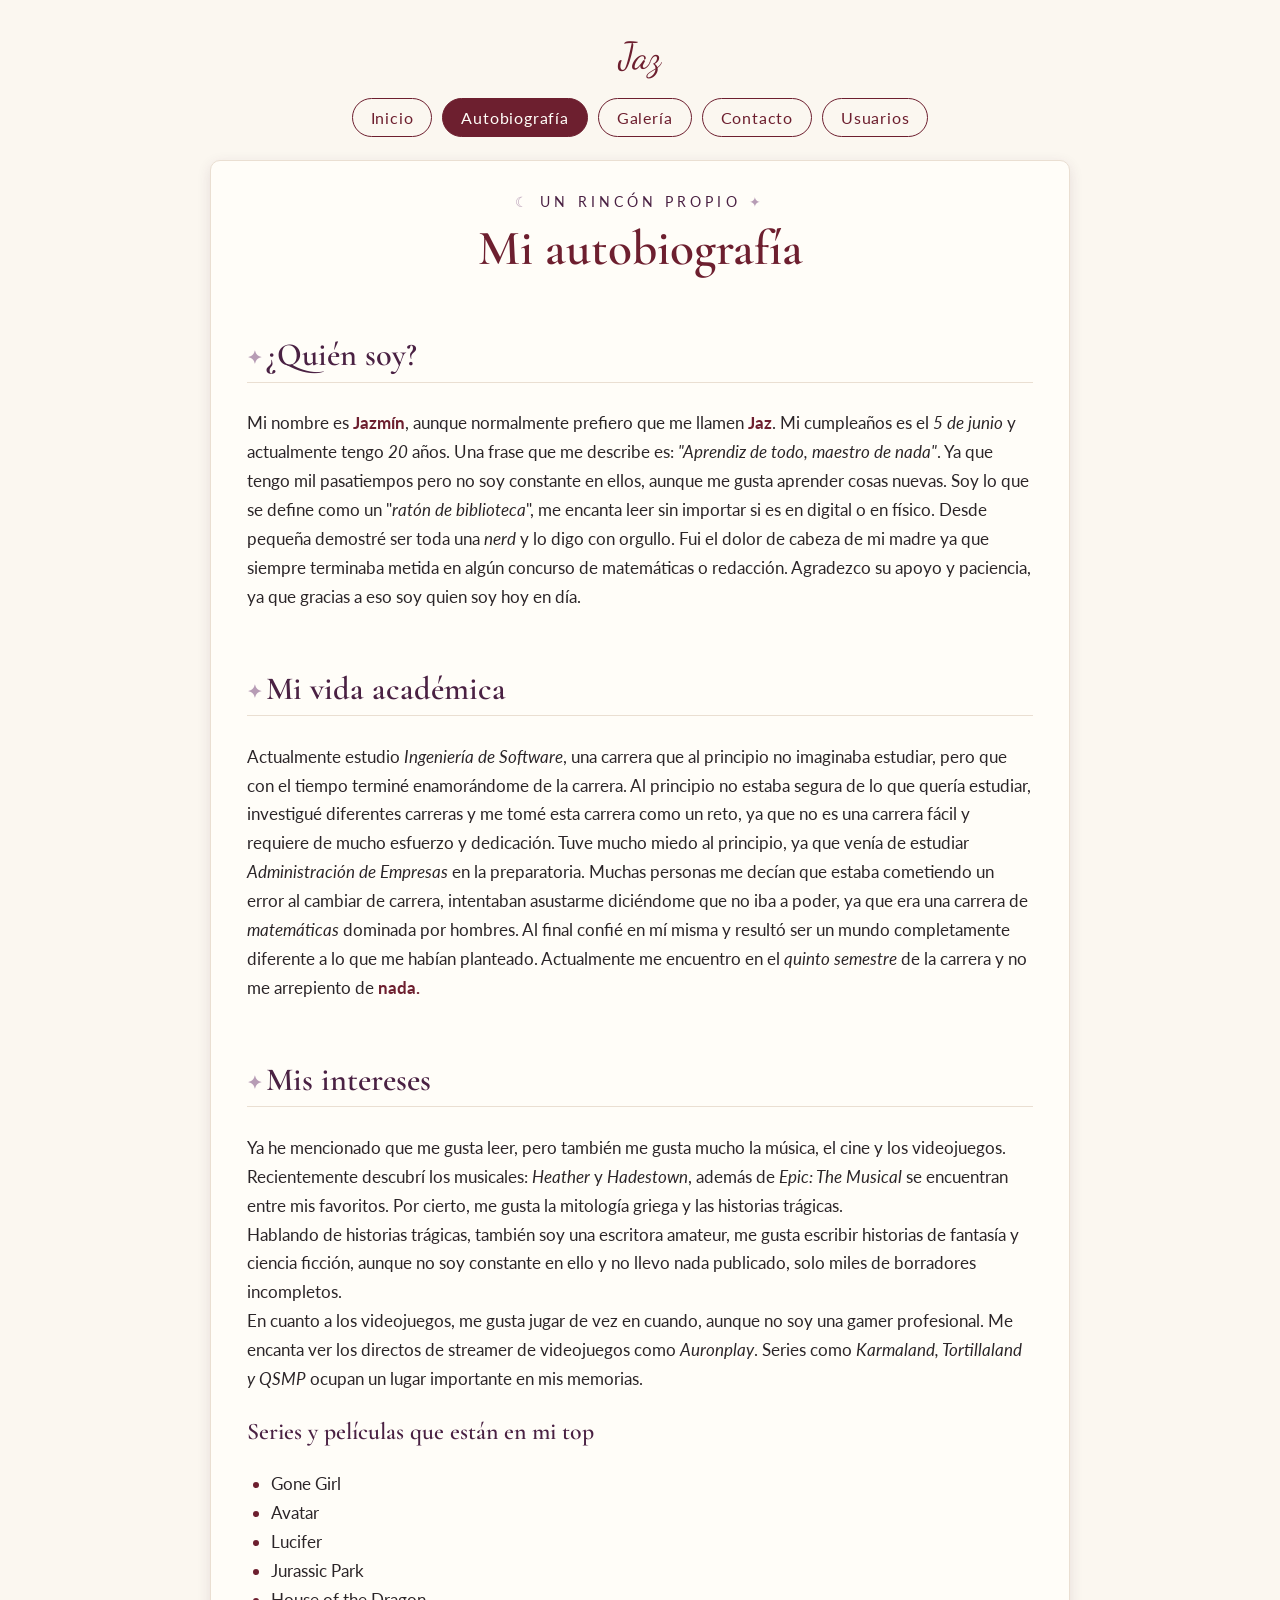
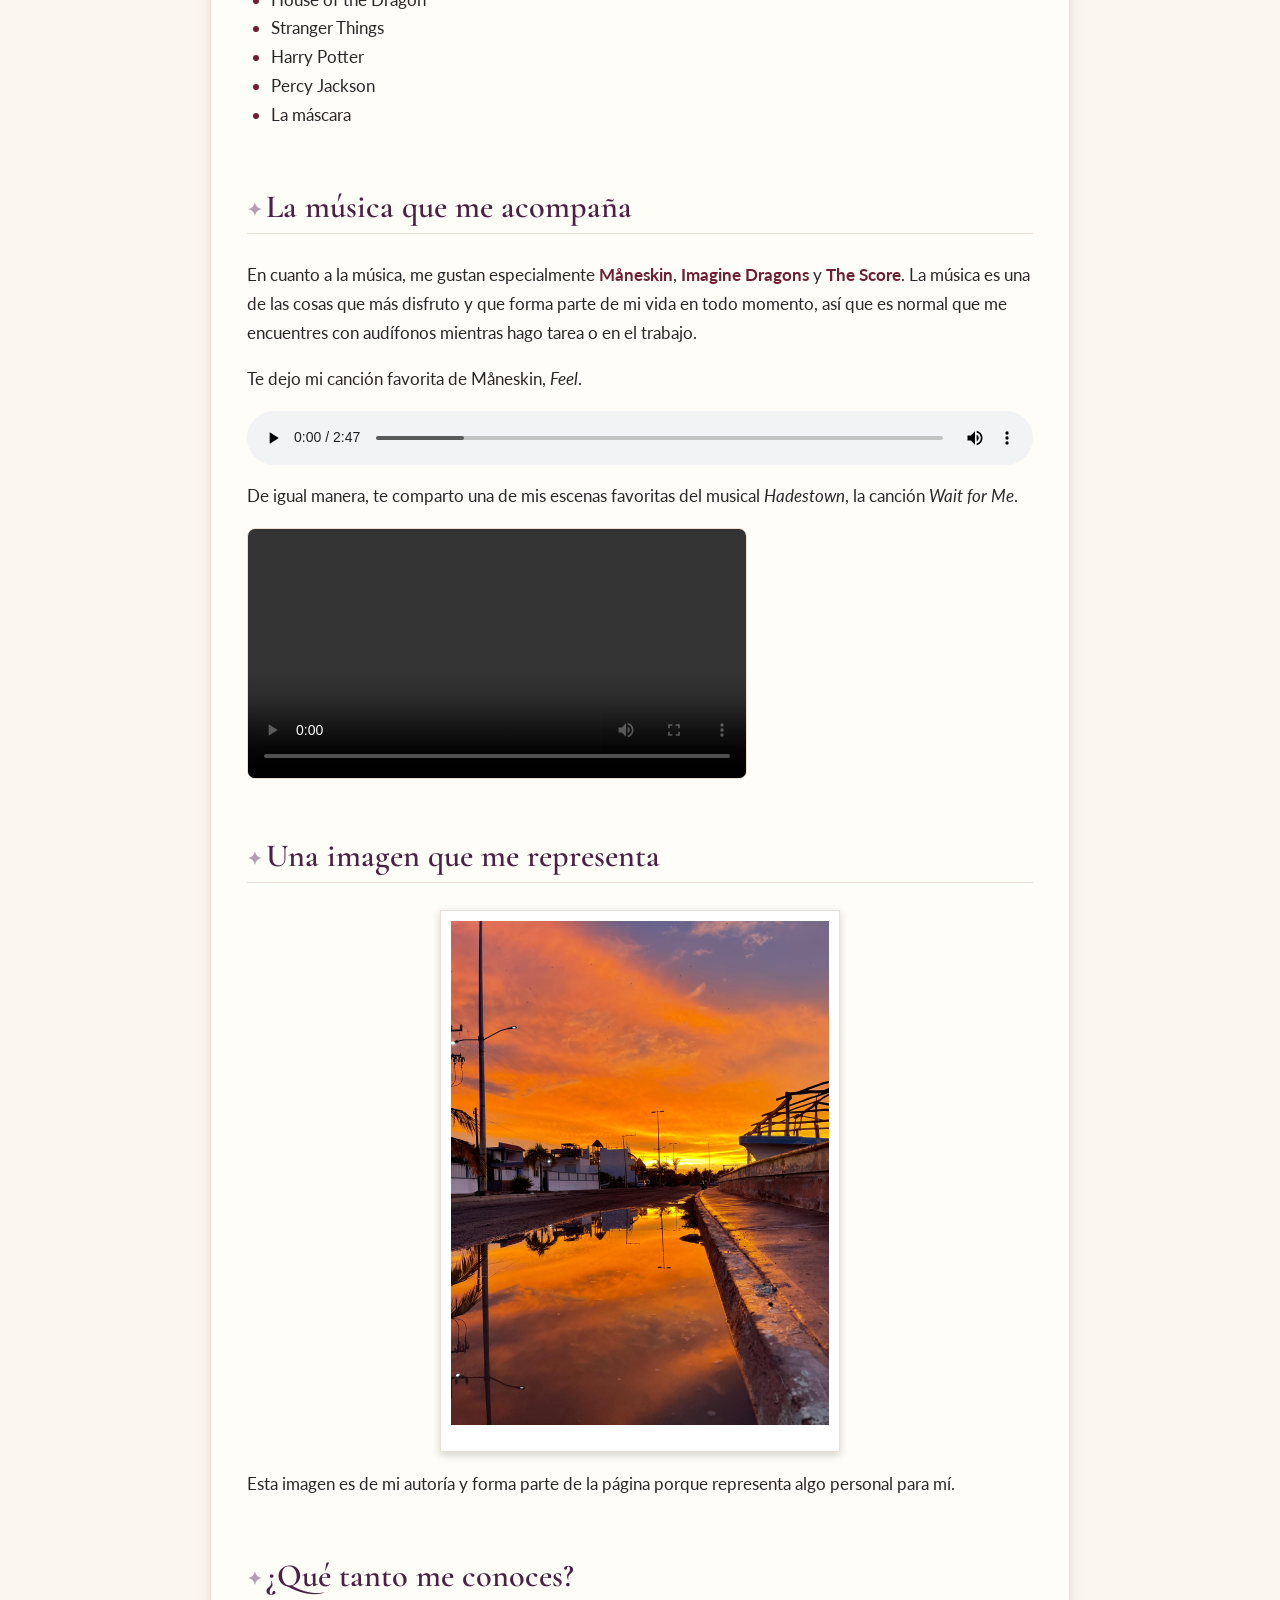
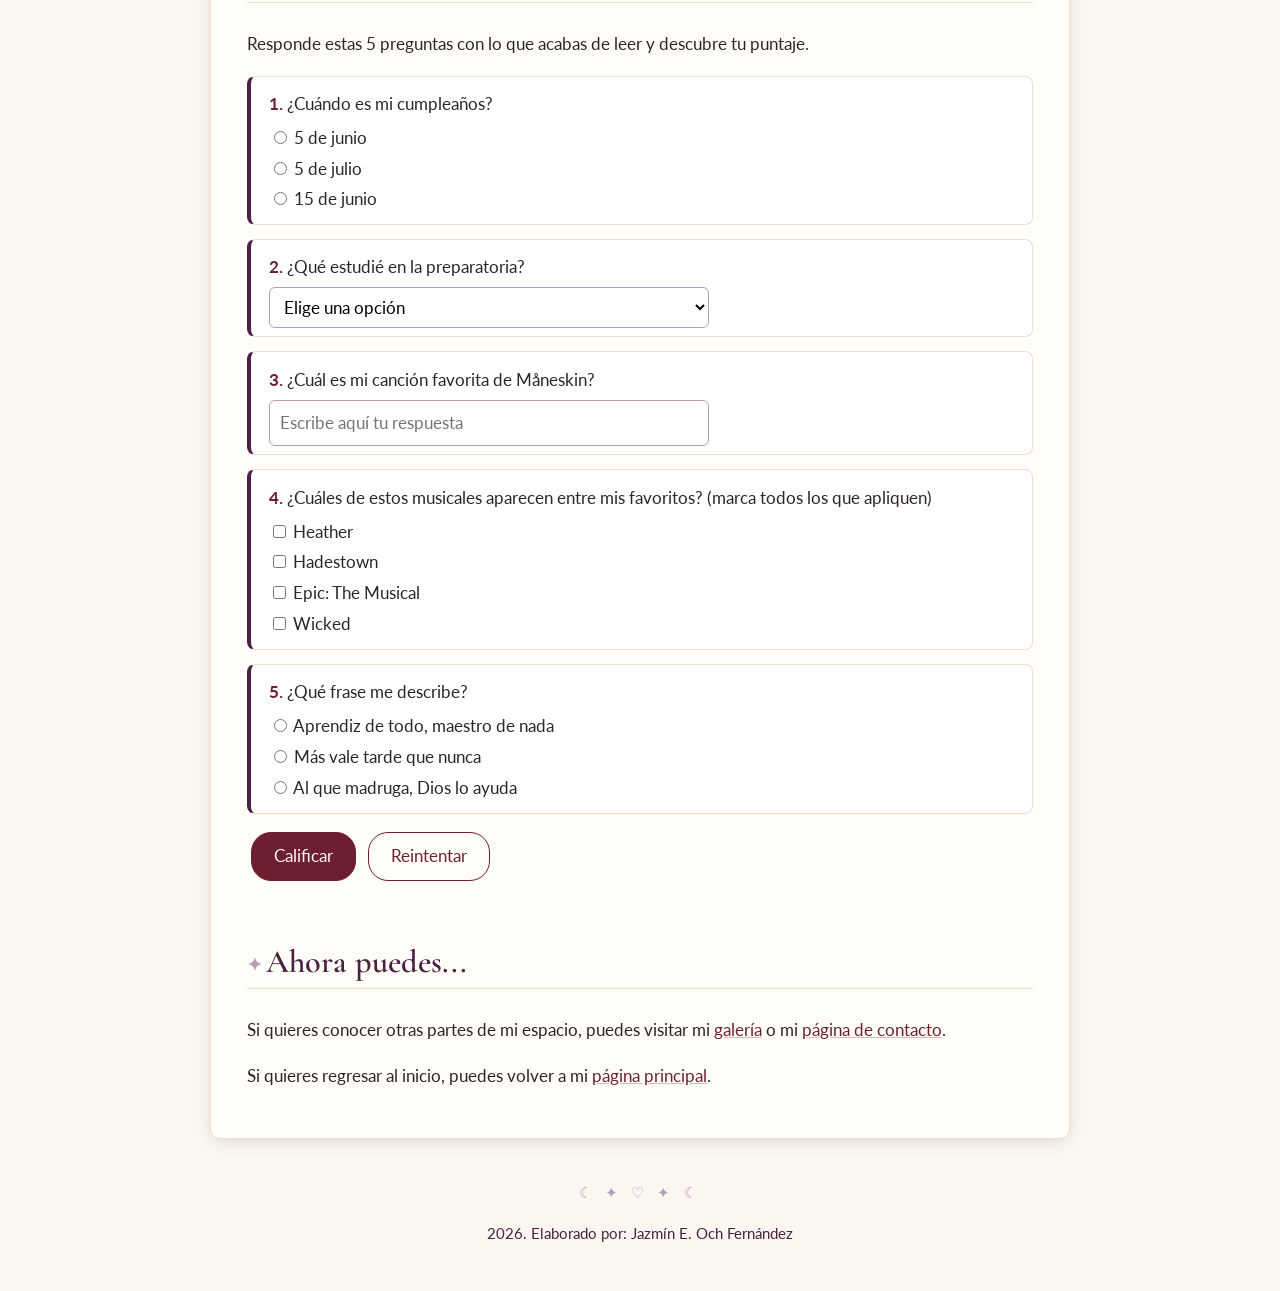
<file: autobiografia.html>
<!DOCTYPE html>
<html lang="es">

<head>

    <meta charset="UTF-8">
    <meta name="author" content="Jazmín E. Och Fernández">
    <meta name="viewport" content="width=device-width, initial-scale=1.0">

    <title>Mi autobiografía</title>

    <link rel="preconnect" href="https://fonts.googleapis.com">
    <link href="https://fonts.googleapis.com/css2?family=Cormorant+Garamond:ital,wght@0,500;0,600;1,500&family=Dancing+Script:wght@600&family=Lato:wght@400;700&display=swap" rel="stylesheet">
    <link rel="stylesheet" type="text/css" href="estilo.css">
    <script type="text/javascript" src="script.js" defer></script>
</head>

<body>

    <header class="cabecera">
        <p class="marca">Jaz </p>
        <nav>
            <ul>
                <li><a href="index.html">Inicio</a></li>
                <li><a href="autobiografia.html" class="activa">Autobiografía</a></li>
                <li><a href="galery.html">Galería</a></li>
                <li><a href="contacto.html">Contacto</a></li>
                <li><a href="login.php">Usuarios</a></li>
            </ul>
        </nav>
    </header>

    <main class="contenedor">

            <p class="etiqueta">UN RINCÓN PROPIO</p>

            <h1>Mi autobiografía</h1>


        <h2>¿Quién soy?</h2>

        <p>
            Mi nombre es <strong>Jazmín</strong>, aunque normalmente prefiero
            que me llamen <strong>Jaz</strong>. Mi cumpleaños es el <em>5 de junio</em>
            y actualmente tengo <em>20</em> años.
            Una frase que me describe es: <em>"Aprendiz de todo, maestro de nada"</em>. Ya que tengo mil pasatiempos
            pero no soy constante en ellos, aunque me gusta aprender cosas nuevas.
            Soy lo que se define como un "<em>ratón de biblioteca</em>", me encanta leer sin importar si es en digital
            o en físico. 
            Desde pequeña demostré ser toda una <em>nerd</em> y lo digo con orgullo. Fui el dolor de cabeza de mi madre 
            ya que siempre terminaba metida en algún concurso de matemáticas o redacción. Agradezco su apoyo y paciencia,
            ya que gracias a eso soy quien soy hoy en día.
        </p>

        <h2>Mi vida académica</h2>

        <p>
            Actualmente estudio <em>Ingeniería de Software</em>, una carrera que al principio no
            imaginaba estudiar, pero que con el tiempo terminé enamorándome de la carrera.
            Al principio no estaba segura de lo que quería estudiar, investigué diferentes carreras
            y me tomé esta carrera como un reto, ya que no es una carrera fácil y requiere de mucho esfuerzo y dedicación.
            Tuve mucho miedo al principio, ya que venía de estudiar <em> Administración de Empresas</em> en la preparatoria.
            Muchas personas me decían que estaba cometiendo un error al cambiar de carrera, intentaban asustarme
            diciéndome que no iba a poder, ya que era una carrera de <em>matemáticas</em> dominada por hombres.
            Al final confié en mí misma y resultó ser un mundo completamente diferente a lo que me habían planteado.
            Actualmente me encuentro en el <em>quinto semestre</em> de la carrera y no me arrepiento de <strong>nada.</strong>
        </p>


        <h2>Mis intereses</h2>

        <p>
            Ya he mencionado que me gusta leer, pero también me gusta mucho la música, el cine y los videojuegos. <br>
            Recientemente descubrí los musicales: <em>Heather</em> y <em>Hadestown</em>, además de <em>Epic: The Musical</em>
            se encuentran entre mis favoritos. Por cierto, me gusta la mitología griega y las historias trágicas. <br>
            Hablando de historias trágicas, también soy una escritora amateur, me gusta escribir historias de fantasía y 
            ciencia ficción, aunque no soy constante en ello y no llevo nada publicado, solo miles de borradores incompletos.<br>
            En cuanto a los videojuegos, me gusta jugar de vez en cuando, aunque no soy una gamer profesional. Me encanta ver los
            directos de streamer de videojuegos como <em>Auronplay</em>. Series como <em>Karmaland, Tortillaland y QSMP</em> ocupan 
            un lugar importante en mis memorias.
        </p>


        <div>

            <h3>Series y películas que están en mi top</h3>

            <ul>
                <li>Gone Girl</li>
                <li>Avatar</li>
                <li>Lucifer</li>
                <li>Jurassic Park</li>
                <li>House of the Dragon</li>
                <li>Stranger Things</li>
                <li>Harry Potter</li>
                <li>Percy Jackson</li>
                <li>La máscara</li>
            </ul>

        </div>


        <h2>La música que me acompaña</h2>

        <p>
            En cuanto a la música, me gustan especialmente
            <strong>Måneskin</strong>, <strong>Imagine Dragons</strong> y <strong>The Score</strong>.
            La música es una de las cosas que más disfruto y que forma parte de mi vida en todo momento, así que es
            normal que me encuentres con audífonos mientras hago tarea o en el trabajo.<br>
        </p>

        <p>
            Te dejo mi canción favorita de Måneskin, <em>Feel</em>.
        </p>

        <audio controls>
            <source src="media/FEEL.mp3" type="audio/mpeg">
            Lo siento, el navegador no soporta audio HTML5.
        </audio>



        <div>

            <p>
                De igual manera, te comparto una de mis escenas favoritas del musical <em>Hadestown</em>, 
                la canción <em>Wait for Me</em>.
            </p>
           <video controls width="500" height="300">
            <source src="media/Wait for Me (Reprise).mp4" type="video/mp4">
                Lo siento, el navegador no soporta video HTML5.
            </video>
        </div>


        <h2>Una imagen que me representa</h2>

        <img
            src="media/mi-foto.jpeg"
            alt="Una imagen de mi autoría"
            width="400">

        <p>
            Esta imagen es de mi autoría y forma parte de la página porque
            representa algo personal para mí.
        </p>


        <h2>¿Qué tanto me conoces?</h2>

        <p>
            Responde estas 5 preguntas con lo que acabas de leer y descubre tu puntaje.
        </p>

        <form id="quiz" name="quiz">

            <div class="pregunta">
                <p><strong>1.</strong> ¿Cuándo es mi cumpleaños?</p>
                <label><input type="radio" name="p1" value="5 de junio"> 5 de junio</label>
                <label><input type="radio" name="p1" value="5 de julio"> 5 de julio</label>
                <label><input type="radio" name="p1" value="15 de junio"> 15 de junio</label>
                <span class="resp" id="fb1"></span>
            </div>

            <div class="pregunta">
                <p><strong>2.</strong> ¿Qué estudié en la preparatoria?</p>
                <select id="p2" name="p2">
                    <option value="">Elige una opción</option>
                    <option value="Administración de Empresas">Administración de Empresas</option>
                    <option value="Ingeniería de Software">Ingeniería de Software</option>
                    <option value="Diseño Gráfico">Diseño Gráfico</option>
                </select>
                <span class="resp" id="fb2"></span>
            </div>

            <div class="pregunta">
                <p><strong>3.</strong> ¿Cuál es mi canción favorita de Måneskin?</p>
                <input type="text" id="p3" name="p3" placeholder="Escribe aquí tu respuesta">
                <span class="resp" id="fb3"></span>
            </div>

            <div class="pregunta">
                <p><strong>4.</strong> ¿Cuáles de estos musicales aparecen entre mis favoritos? (marca todos los que apliquen)</p>
                <label><input type="checkbox" name="p4" value="Heather"> Heather</label>
                <label><input type="checkbox" name="p4" value="Hadestown"> Hadestown</label>
                <label><input type="checkbox" name="p4" value="Epic"> Epic: The Musical</label>
                <label><input type="checkbox" name="p4" value="Wicked"> Wicked</label>
                <span class="resp" id="fb4"></span>
            </div>

            <div class="pregunta">
                <p><strong>5.</strong> ¿Qué frase me describe?</p>
                <label><input type="radio" name="p5" value="Aprendiz de todo, maestro de nada"> Aprendiz de todo, maestro de nada</label>
                <label><input type="radio" name="p5" value="Más vale tarde que nunca"> Más vale tarde que nunca</label>
                <label><input type="radio" name="p5" value="Al que madruga, Dios lo ayuda"> Al que madruga, Dios lo ayuda</label>
                <span class="resp" id="fb5"></span>
            </div>

            <button type="button" onclick="calificarQuiz()">Calificar</button>
            <button type="button" class="secundario" onclick="reiniciarQuiz()">Reintentar</button>
            <p id="resultado-quiz"></p>

        </form>

        <h2>Ahora puedes...</h2>

        <p>
            Si quieres conocer otras partes de mi espacio, puedes visitar
            mi <a href="galery.html">galería</a> o mi
            <a href="contacto.html">página de contacto</a>.
        </p>


        <p>
            Si quieres regresar al inicio, puedes volver a mi
            <a href="index.html">página principal</a>.
        </p>

    </main>



        <footer>

            <p>2026. Elaborado por: Jazmín E. Och Fernández</p>

        </footer>


</body>

</html>
</file>
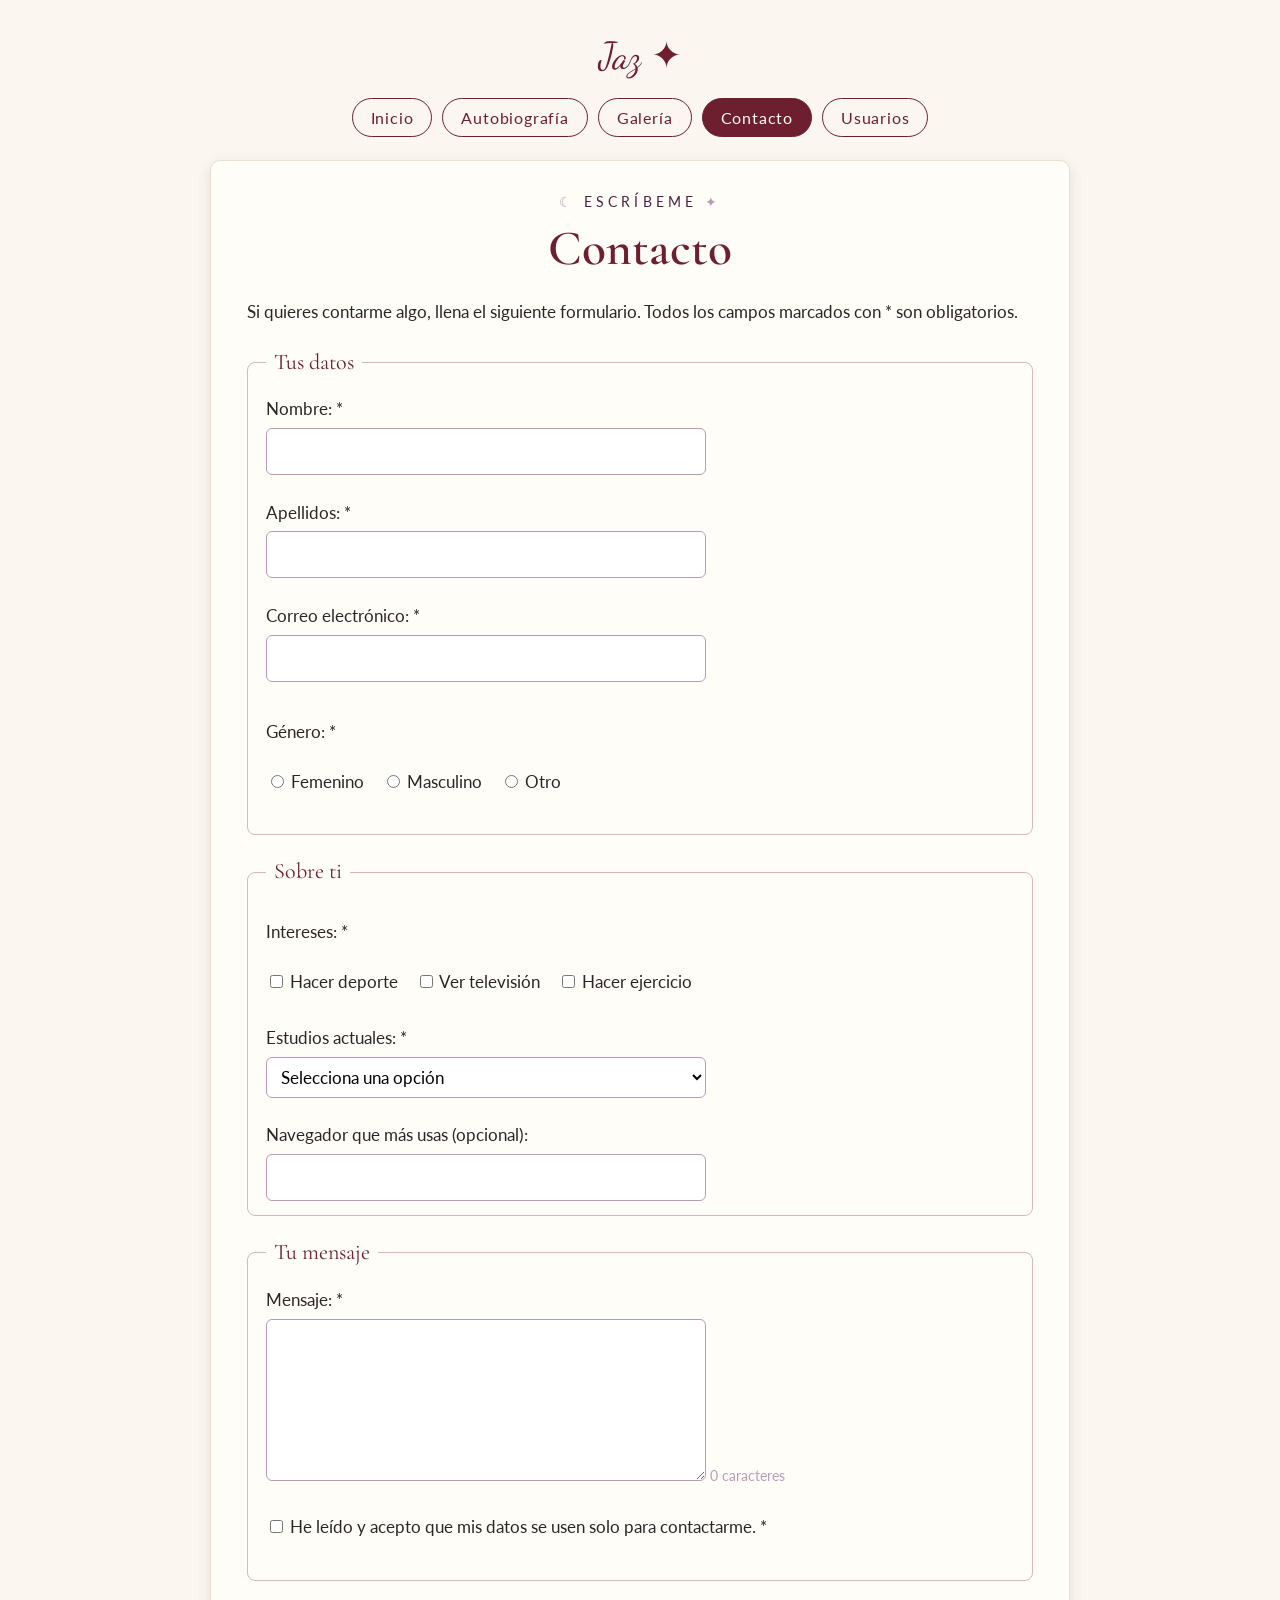
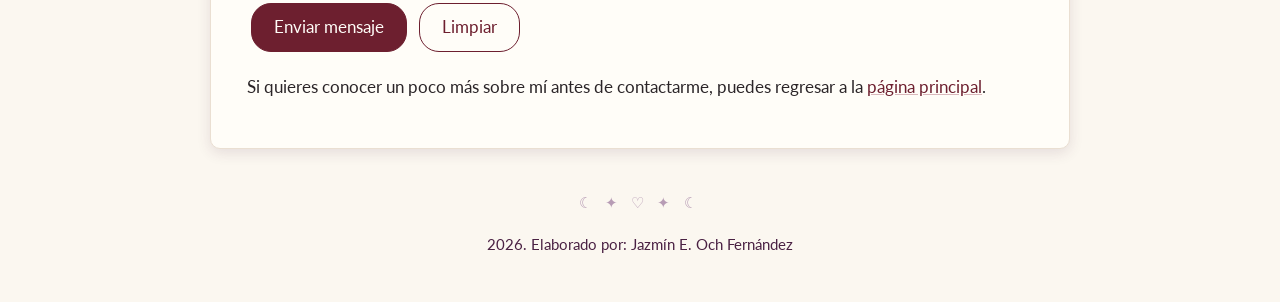
<file: contacto.html>
<!DOCTYPE html>
<html lang="es">

<head>
    <meta charset="UTF-8">
    <meta name="author" content="Jazmín E. Och Fernández">
    <meta name="viewport" content="width=device-width, initial-scale=1.0">
    <title>Contacto</title>
    <link rel="preconnect" href="https://fonts.googleapis.com">
    <link href="https://fonts.googleapis.com/css2?family=Cormorant+Garamond:ital,wght@0,500;0,600;1,500&family=Dancing+Script:wght@600&family=Lato:wght@400;700&display=swap" rel="stylesheet">
    <link rel="stylesheet" type="text/css" href="estilo.css">
    <script type="text/javascript" src="script.js" defer></script>
</head>

<body>

    <header class="cabecera">
        <p class="marca">Jaz ✦</p>
        <nav>
            <ul>
                <li><a href="index.html">Inicio</a></li>
                <li><a href="autobiografia.html">Autobiografía</a></li>
                <li><a href="galery.html">Galería</a></li>
                <li><a href="contacto.html" class="activa">Contacto</a></li>
                <li><a href="login.php">Usuarios</a></li>
            </ul>
        </nav>
    </header>

    <main class="contenedor">

        <p class="etiqueta">ESCRÍBEME</p>
        <h1>Contacto</h1>

        <p>
            Si quieres contarme algo, llena el siguiente formulario. Todos los campos
            marcados con * son obligatorios.
        </p>

        <form id="formulario" name="contacto" action="#" onsubmit="return validarFormulario()" novalidate>

            <fieldset>
                <legend>Tus datos</legend>

                <label for="nombre">Nombre: *</label><br>
                <input type="text" id="nombre" name="nombre" onblur="validarTexto('nombre')">
                <span class="error" id="error-nombre"></span>

                <label for="apellidos">Apellidos: *</label><br>
                <input type="text" id="apellidos" name="apellidos" onblur="validarTexto('apellidos')">
                <span class="error" id="error-apellidos"></span>

                <label for="correo">Correo electrónico: *</label><br>
                <input type="text" id="correo" name="correo" onblur="validarCorreo()">
                <span class="error" id="error-correo"></span>

                <p>Género: *</p>
                <label><input type="radio" name="genero" id="genero-f" value="Femenino"> Femenino</label>
                <label><input type="radio" name="genero" id="genero-m" value="Masculino"> Masculino</label>
                <label><input type="radio" name="genero" id="genero-o" value="Otro"> Otro</label>
                <span class="error" id="error-genero"></span>
            </fieldset>

            <fieldset>
                <legend>Sobre ti</legend>

                <p>Intereses: *</p>
                <label><input type="checkbox" name="interes" id="interes-lectura" value="Deportes"> Hacer deporte</label>
                <label><input type="checkbox" name="interes" value="Televisión"> Ver televisión</label>
                <label><input type="checkbox" name="interes" value="Ejercicio"> Hacer ejercicio</label>
                <span class="error" id="error-intereses"></span>

                <label for="estudios">Estudios actuales: *</label><br>
                <select id="estudios" name="estudios" onchange="validarEstudios()">
                    <option value="">Selecciona una opción</option>
                    <option value="Secundaria">Secundaria</option>
                    <option value="Bachillerato">Bachillerato</option>
                    <option value="Licenciatura">Licenciatura</option>
                </select>
                <span class="error" id="error-estudios"></span>

                <label for="navegador">Navegador que más usas (opcional):</label><br>
                <input list="buscadores" id="navegador" name="navegador">
                <datalist id="buscadores">
                    <option value="Chrome">
                    <option value="Firefox">
                    <option value="Internet Explorer">
                    <option value="Opera">
                    <option value="Safari">
                    <option value="Microsoft Edge">
                </datalist>
            </fieldset>

            <fieldset>
                <legend>Tu mensaje</legend>

                <label for="mensaje">Mensaje: *</label><br>
                <textarea id="mensaje" name="mensaje" rows="5" onkeyup="contar()" onblur="validarMensaje()"></textarea>
                <span id="contador">0 caracteres</span>
                <span class="error" id="error-mensaje"></span>

                <label><input type="checkbox" id="condiciones" name="condiciones"> He leído y acepto que mis datos se usen solo para contactarme. *</label>
                <span class="error" id="error-condiciones"></span>
            </fieldset>

            <input type="submit" id="enviar" value="Enviar mensaje">
            <button type="reset" class="secundario" onclick="limpiarFormulario()">Limpiar</button>

            <div id="resultado-form"></div>

        </form>

        <p>
            Si quieres conocer un poco más sobre mí antes de contactarme,
            puedes regresar a la <a href="index.html">página principal</a>.
        </p>

    </main>

    <footer>
        <p>2026. Elaborado por: Jazmín E. Och Fernández</p>
    </footer>

</body>

</html>
</file>
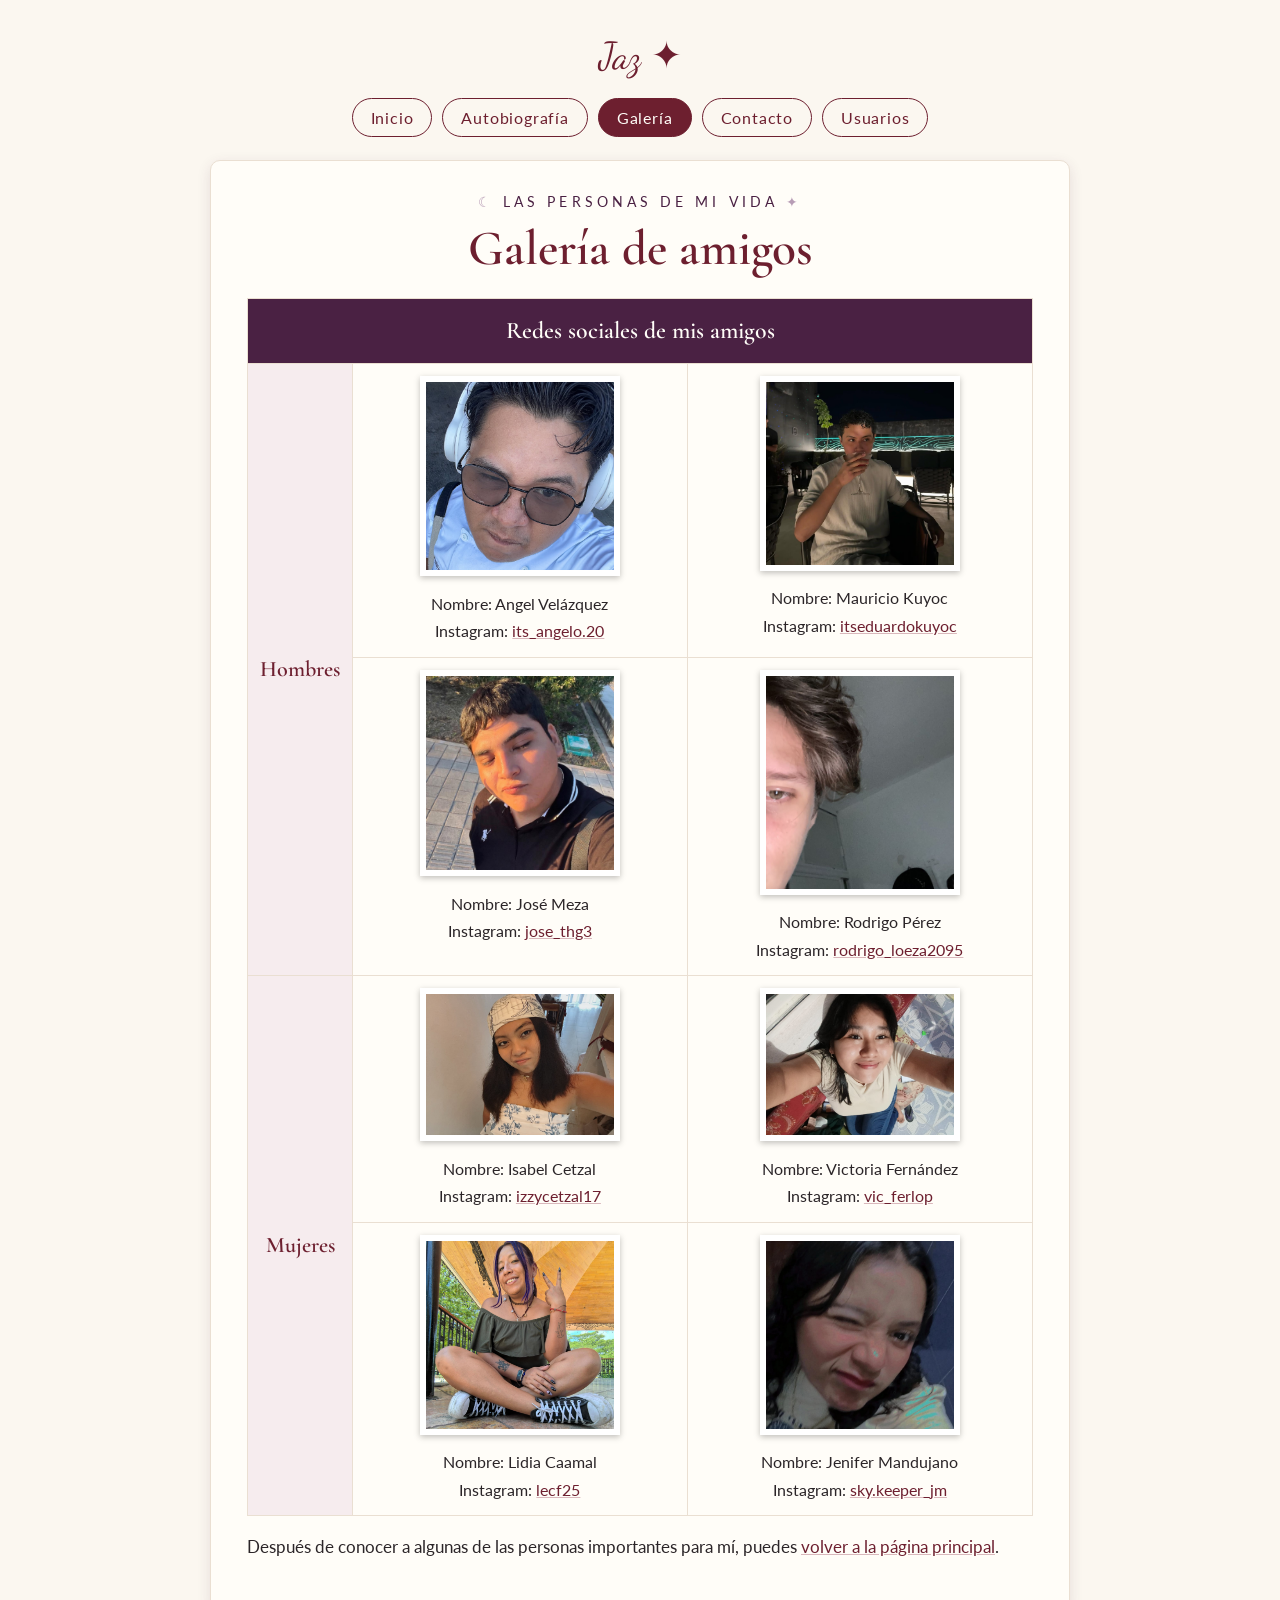
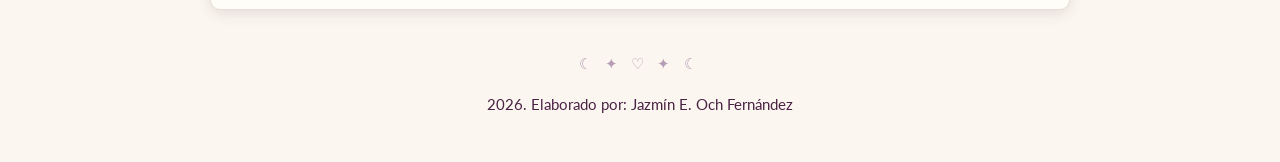
<file: galery.html>
<!DOCTYPE html>
<html lang="es">

<head>
    <meta charset="UTF-8">
    <meta name="author" content="Jazmín E. Och Fernández">
    <meta name="viewport" content="width=device-width, initial-scale=1.0">
    <title>Galería de Amigos</title>
    <link rel="preconnect" href="https://fonts.googleapis.com">
    <link href="https://fonts.googleapis.com/css2?family=Cormorant+Garamond:ital,wght@0,500;0,600;1,500&family=Dancing+Script:wght@600&family=Lato:wght@400;700&display=swap" rel="stylesheet">
    <link rel="stylesheet" type="text/css" href="estilo.css">
    <script type="text/javascript" src="script.js" defer></script>
</head>

<body>

    <header class="cabecera">
        <p class="marca">Jaz ✦</p>
        <nav>
            <ul>
                <li><a href="index.html">Inicio</a></li>
                <li><a href="autobiografia.html">Autobiografía</a></li>
                <li><a href="galery.html" class="activa">Galería</a></li>
                <li><a href="contacto.html">Contacto</a></li>
                <li><a href="login.php">Usuarios</a></li>
            </ul>
        </nav>
    </header>

    <main class="contenedor">

        <p class="etiqueta">LAS PERSONAS DE MI VIDA</p>
        <h1>Galería de amigos</h1>

        <table>
            <thead>
                <tr>
                    <th colspan="3">Redes sociales de mis amigos</th>
                </tr>
            </thead>
            <tbody>
            <tr>
                <td class="categoria" rowspan="2">Hombres</td>
                <td>
                    <img src="media/angelo.jpeg" alt="Foto de Angel Velázquez"><br>
                    Nombre: Angel Velázquez<br>
                    Instagram: <a href="https://www.instagram.com/its_angelo.20" target="_blank">its_angelo.20</a>
                </td>
                <td>
                    <img src="media/mau.jpg" alt="Foto de Mauricio Kuyoc"><br>
                    Nombre: Mauricio Kuyoc<br>
                    Instagram: <a href="https://www.instagram.com/itseduardokuyoc" target="_blank">itseduardokuyoc</a>
                </td>
            </tr>
            <tr>
                <td>
                    <img src="media/jose.jpeg" alt="Foto de José Meza"><br>
                    Nombre: José Meza<br>
                    Instagram: <a href="https://www.instagram.com/jose_thg3" target="_blank">jose_thg3</a>
                </td>
                <td>
                    <img src="media/rod.jpeg" alt="Foto de Rodrigo Pérez"><br>
                    Nombre: Rodrigo Pérez<br>
                    Instagram: <a href="https://www.instagram.com/rodrigo_loeza2095" target="_blank">rodrigo_loeza2095</a>
                </td>
            </tr>
            <tr>
                <td class="categoria" rowspan="2">Mujeres</td>
                <td>
                    <img src="media/marii.jpg" alt="Foto de Isabel Cetzal"><br>
                    Nombre: Isabel Cetzal<br>
                    Instagram: <a href="https://www.instagram.com/izzycetzal17" target="_blank">izzycetzal17</a>
                </td>
                <td>
                    <img src="media/vicky.jpeg" alt="Foto de Victoria Fernández"><br>
                    Nombre: Victoria Fernández<br>
                    Instagram: <a href="https://www.instagram.com/vic_ferlop" target="_blank">vic_ferlop</a>
                </td>
            </tr>
            <tr>
                <td>
                    <img src="media/lidia.jpeg" alt="Foto de Lidia Caamal"><br>
                    Nombre: Lidia Caamal<br>
                    Instagram: <a href="https://www.instagram.com/lecf25" target="_blank">lecf25</a>
                </td>
                <td>
                    <img src="media/jenny.jpg" alt="Foto de Jenifer Mandujano"><br>
                    Nombre: Jenifer Mandujano<br>
                    Instagram: <a href="https://www.instagram.com/sky.keeper_jm" target="_blank">sky.keeper_jm</a>
                </td>
            </tr>
            </tbody>
        </table>

        <p>
            Después de conocer a algunas de las personas importantes para mí,
            puedes <a href="index.html">volver a la página principal</a>.
        </p>

    </main>

    <footer>
        <p>2026. Elaborado por: Jazmín E. Och Fernández</p>
    </footer>

</body>

</html>
</file>
<file: estilo.css>
/* ===== Paleta (variables CSS: cambiar un color aquí lo cambia en todo el sitio) ===== */
:root {
    --vino: #6d1f2f;
    --ciruela: #4a2143;
    --carbon: #2b2528;
    --marfil: #fbf7f0;
    --crema: #fffdf8;
    --beige: #eadfd2;
    --malva: #b79cb5;
    --rosa: #d9b8bc;
}

/* ===== Base ===== */
* { box-sizing: border-box; }

body {
    margin: 0;
    background-color: var(--marfil);
    color: var(--carbon);
    font-family: Lato, Arial, sans-serif;
    font-size: 17px;
    line-height: 1.7;
}

.contenedor {
    max-width: 860px;
    margin: 20px auto 30px auto;
    padding: 30px 36px;
    background-color: var(--crema);
    border: 1px solid var(--beige);
    border-radius: 10px;
    box-shadow: 0 4px 14px rgba(74, 33, 67, 0.12);
}

/* ===== Cabecera y menú ===== */
.cabecera {
    max-width: 860px;
    margin: 25px auto 0 auto;
    text-align: center;
}

.marca {
    margin: 0;
    font-family: 'Dancing Script', cursive;
    font-size: 2.2em;
    color: var(--vino);
}

nav ul { list-style: none; margin: 6px 0 0 0; padding: 0; }
nav li { display: inline; }

nav a {
    display: inline-block;
    margin: 3px;
    padding: 5px 18px;
    border: 1px solid var(--vino);
    border-radius: 20px;
    color: var(--vino);
    text-decoration: none;
    font-size: 0.95em;
    letter-spacing: 0.05em;
}

nav a:hover, nav a.activa {
    background-color: var(--vino);
    color: var(--crema);
}

/* ===== Títulos y texto ===== */
h1, h2, h3 {
    font-family: 'Cormorant Garamond', Georgia, serif;
    font-weight: 600;
    line-height: 1.2;
}

h1 { text-align: center; font-size: 2.9em; color: var(--vino); margin: 0.1em 0 0.4em 0; }

h2 {
    font-size: 1.9em;
    color: var(--ciruela);
    margin-top: 1.8em;
    padding-bottom: 0.2em;
    border-bottom: 1px solid var(--beige);
}

/* ===== La parte del simbolo fue sacado con IA como parte de la estética ===== */
h2::before { content: "✦ "; font-size: 0.55em; color: var(--malva); vertical-align: middle; }
h3 { font-size: 1.4em; color: var(--ciruela); }

.etiqueta {
    text-align: center;
    margin: 0;
    font-size: 0.8em;
    letter-spacing: 0.3em;
    color: var(--ciruela);
}
.etiqueta::before { content: "☾ "; color: var(--malva); }
.etiqueta::after { content: " ✦"; color: var(--malva); }

.bienvenida { max-width: 650px; margin: 0 auto; text-align: center; font-size: 1.1em; }

strong { color: var(--vino); }
a { color: var(--vino); text-decoration-color: var(--rosa); }
a:hover { color: var(--ciruela); }
ul { padding-left: 1.4em; }
li::marker { color: var(--vino); }

/* ===== Imágenes, video, audio y mapas ===== */
img { max-width: 100%; height: auto; }

.galeria { text-align: center; margin: 20px 0; }

.imagen {
    display: inline-block;
    width: 46%;
    margin: 10px;
    padding: 10px 10px 26px 10px;
    background-color: #fff;
    border: 1px solid var(--beige);
    box-shadow: 0 3px 8px rgba(0, 0, 0, 0.18);
}
.imagen:nth-child(odd) { transform: rotate(-1.5deg); }
.imagen:nth-child(even) { transform: rotate(1.5deg); }
.imagen img { display: block; width: 100%; height: 260px; object-fit: cover; }

main > img {
    display: block;
    margin: 18px auto;
    padding: 10px 10px 26px 10px;
    background-color: #fff;
    border: 1px solid var(--beige);
    box-shadow: 0 3px 8px rgba(0, 0, 0, 0.18);
}

video { display: block; max-width: 100%; height: auto; margin: 12px 0; border-radius: 8px; border: 1px solid var(--beige); }
audio { display: block; width: 100%; margin: 12px 0; }

iframe {
    max-width: 100%;
    margin: 6px;
    vertical-align: top;
    border: 4px solid #fff !important;
    border-radius: 6px;
    box-shadow: 0 2px 6px rgba(0, 0, 0, 0.2);
}

/* ===== Reloj de la portada ===== */
.reloj {
    margin: 22px 0;
    padding: 10px 14px;
    text-align: center;
    background-color: #fff;
    border: 3px double var(--rosa);
    border-radius: 8px;
}
.reloj p { margin: 2px 0; }
#saludo { color: var(--vino); font-style: italic; }
#fecha { font-family: 'Cormorant Garamond', Georgia, serif; font-size: 1.6em; color: var(--ciruela); }
#hora { font-family: 'Cormorant Garamond', Georgia, serif; font-size: 2.4em; letter-spacing: 0.1em; color: var(--vino); }
#visitas { font-size: 0.85em; color: var(--malva); }

/* ===== Tarjetas (convertidor y calculadora) ===== */
.tarjeta {
    float: left;
    width: 48%;
    margin: 0 1% 16px 1%;
    padding: 6px 18px 16px 18px;
    background-color: #fff;
    border: 1px solid var(--vino);
    border-radius: 10px;
    box-shadow: 0 2px 8px rgba(74, 33, 67, 0.15);
}
.tarjeta h3 { margin-top: 0.6em; text-align: center; }
.limpiar { clear: both; }

#resultado-conv { margin-top: 10px; text-align: center; }

#pantalla { text-align: right; font-size: 1.5em; margin-bottom: 8px; }
.teclas { text-align: center; }
.teclas button {
    width: 23%;
    margin: 1%;
    padding: 9px 0;
    background-color: var(--crema);
    color: var(--carbon);
    border: 1px solid var(--malva);
    border-radius: 8px;
}
.teclas button:hover { background-color: var(--beige); }
.teclas .op { background-color: var(--ciruela); color: var(--crema); border-color: var(--ciruela); }
.teclas .op:hover { background-color: var(--vino); }
.teclas .cero { width: 48%; }

/* ===== Formularios ===== */
fieldset { margin: 0 0 18px 0; padding: 10px 18px 14px 18px; border: 1px solid var(--rosa); border-radius: 8px; }
legend { padding: 0 8px; font-family: 'Cormorant Garamond', Georgia, serif; font-size: 1.3em; color: var(--vino); }
label { display: inline-block; margin: 4px 14px 4px 0; }

input[type="text"], input[type="password"], input[type="email"], input[list], select, textarea {
    width: 100%;
    max-width: 440px;
    padding: 8px 10px;
    background-color: #fff;
    border: 1px solid var(--malva);
    border-radius: 6px;
    font: inherit;
}
input:focus, select:focus, textarea:focus { outline: 2px solid var(--rosa); }
input[type="radio"], input[type="checkbox"] { accent-color: var(--vino); }

button, input[type="submit"] {
    margin: 4px;
    padding: 9px 22px;
    background-color: var(--vino);
    color: var(--crema);
    border: 1px solid var(--vino);
    border-radius: 20px;
    font: inherit;
    cursor: pointer;
}
button:hover { background-color: var(--ciruela); border-color: var(--ciruela); }
button:disabled { background-color: var(--malva); border-color: var(--malva); cursor: default; }
button.secundario { background-color: transparent; color: var(--vino); }
button.secundario:hover { background-color: var(--beige); }

.error { display: block; min-height: 1.3em; font-size: 0.88em; font-style: italic; color: var(--vino); }
.exito { margin-top: 14px; padding: 10px 16px; background-color: #f6ecee; border-left: 4px solid var(--vino); border-radius: 6px; }
#contador { font-size: 0.85em; color: var(--malva); }

/* ===== Cuestionario ===== */
.pregunta {
    margin: 14px 0;
    padding: 8px 18px;
    background-color: #fff;
    border: 1px solid var(--beige);
    border-left: 4px solid var(--ciruela);
    border-radius: 8px;
}
.pregunta p { margin: 0.3em 0; }
.pregunta label { display: block; margin: 2px 0; }
.resp { display: block; font-size: 0.92em; }
.bien { color: var(--ciruela); font-weight: bold; }
.mal { color: var(--vino); font-weight: bold; }

/* ===== Tabla de la galería ===== */
table { width: 100%; margin: 15px 0; border-collapse: collapse; background-color: var(--crema); }
th, td { padding: 12px; border: 1px solid var(--beige); text-align: center; vertical-align: top; font-size: 0.95em; }
th { background-color: var(--ciruela); color: var(--crema); font-family: 'Cormorant Garamond', Georgia, serif; font-size: 1.4em; font-weight: 600; }
td.categoria { width: 90px; vertical-align: middle; background-color: #f6ecee; color: var(--vino); font-family: 'Cormorant Garamond', Georgia, serif; font-size: 1.3em; font-weight: 600; }
td img { width: 100%; max-width: 200px; margin-bottom: 6px; border: 6px solid #fff; box-shadow: 0 2px 6px rgba(0, 0, 0, 0.25); }

/* ===== Módulo de usuarios ===== */
.acceso { max-width: 520px; margin: 0 auto; }
.alerta { margin: 14px 0; padding: 10px 16px; background-color: #fbeff0; border-left: 4px solid var(--vino); border-radius: 6px; color: var(--vino); }
.sesion { margin: 8px 0 0 0; font-size: 0.9em; color: var(--ciruela); }
.nota { font-size: 0.88em; font-style: italic; color: var(--ciruela); }

.fuerza { display: block; font-size: 0.85em; }
.f1 { color: var(--vino); }
.f2 { color: #a0603a; }
.f3, .f4 { color: var(--ciruela); font-weight: bold; }

a.boton {
    display: inline-block;
    margin: 4px;
    padding: 9px 22px;
    background-color: var(--vino);
    color: var(--crema);
    border: 1px solid var(--vino);
    border-radius: 20px;
    text-decoration: none;
}
a.boton:hover { background-color: var(--ciruela); border-color: var(--ciruela); color: var(--crema); }
a.boton.secundario { background-color: transparent; color: var(--vino); }
a.boton.secundario:hover { background-color: var(--beige); color: var(--vino); }
.chico, a.boton.chico { margin: 2px; padding: 4px 14px; font-size: 0.85em; }
button.peligro { background-color: transparent; color: var(--vino); }
button.peligro:hover { background-color: var(--vino); color: var(--crema); }

.tabla-desliza { overflow-x: auto; }
table.usuarios th { font-size: 1.15em; }
table.usuarios td { vertical-align: middle; }
table.usuarios tr:nth-child(odd) td { background-color: #fff; }
table.usuarios tr.yo td { background-color: #f6ecee; }
td.acciones { white-space: nowrap; }
td.acciones form { display: inline; }

/* ===== Pie de página. La parte del simbolo fue sacado con IA como parte de la estética ===== */
footer { padding: 10px 10px 30px 10px; text-align: center; font-size: 0.9em; color: var(--ciruela); }
footer::before { content: "☾ ✦ ♡ ✦ ☾"; display: block; letter-spacing: 0.3em; color: var(--malva); }

/* ===== Pantallas pequeñas ===== */
@media (max-width: 700px) {
    .contenedor { margin: 15px 8px; padding: 20px 16px; }
    .tarjeta { float: none; width: 100%; margin: 0 0 16px 0; }
    .imagen { width: 90%; }
    td.categoria { width: auto; }
}
</file>
